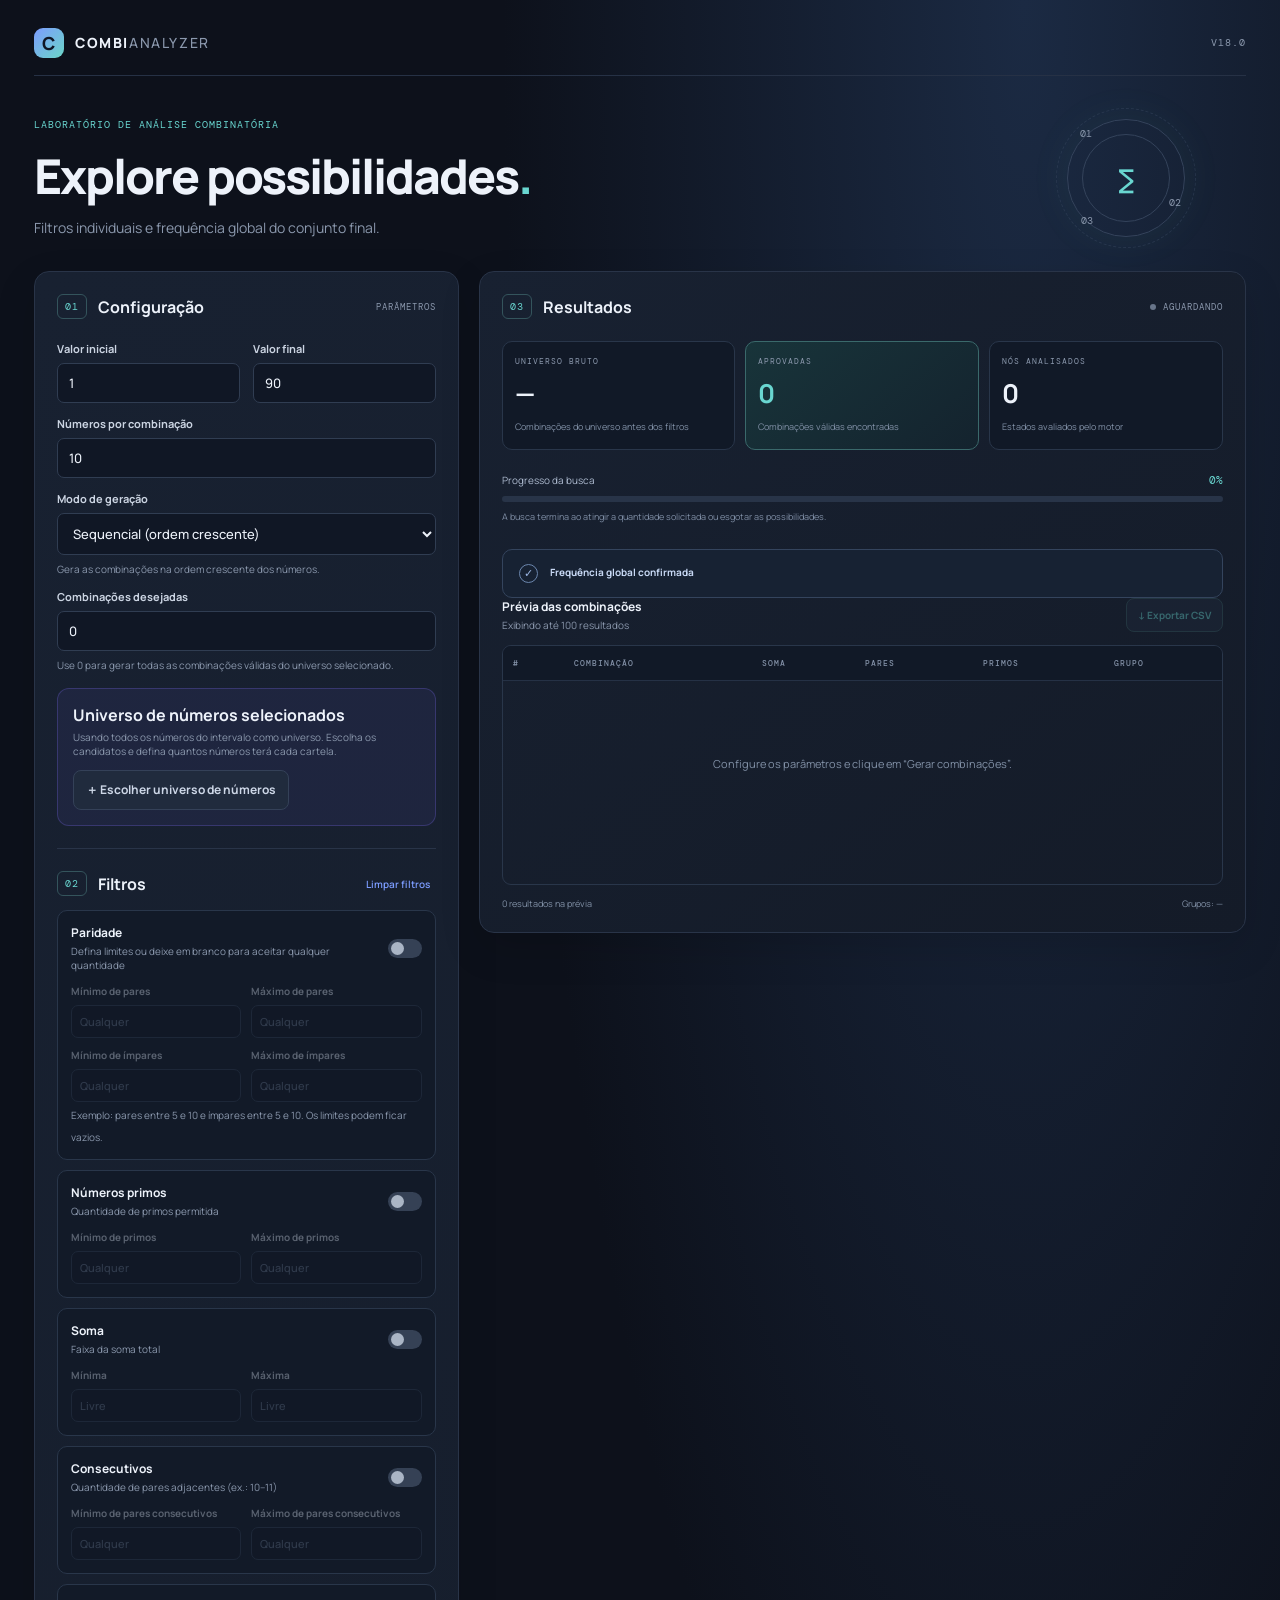
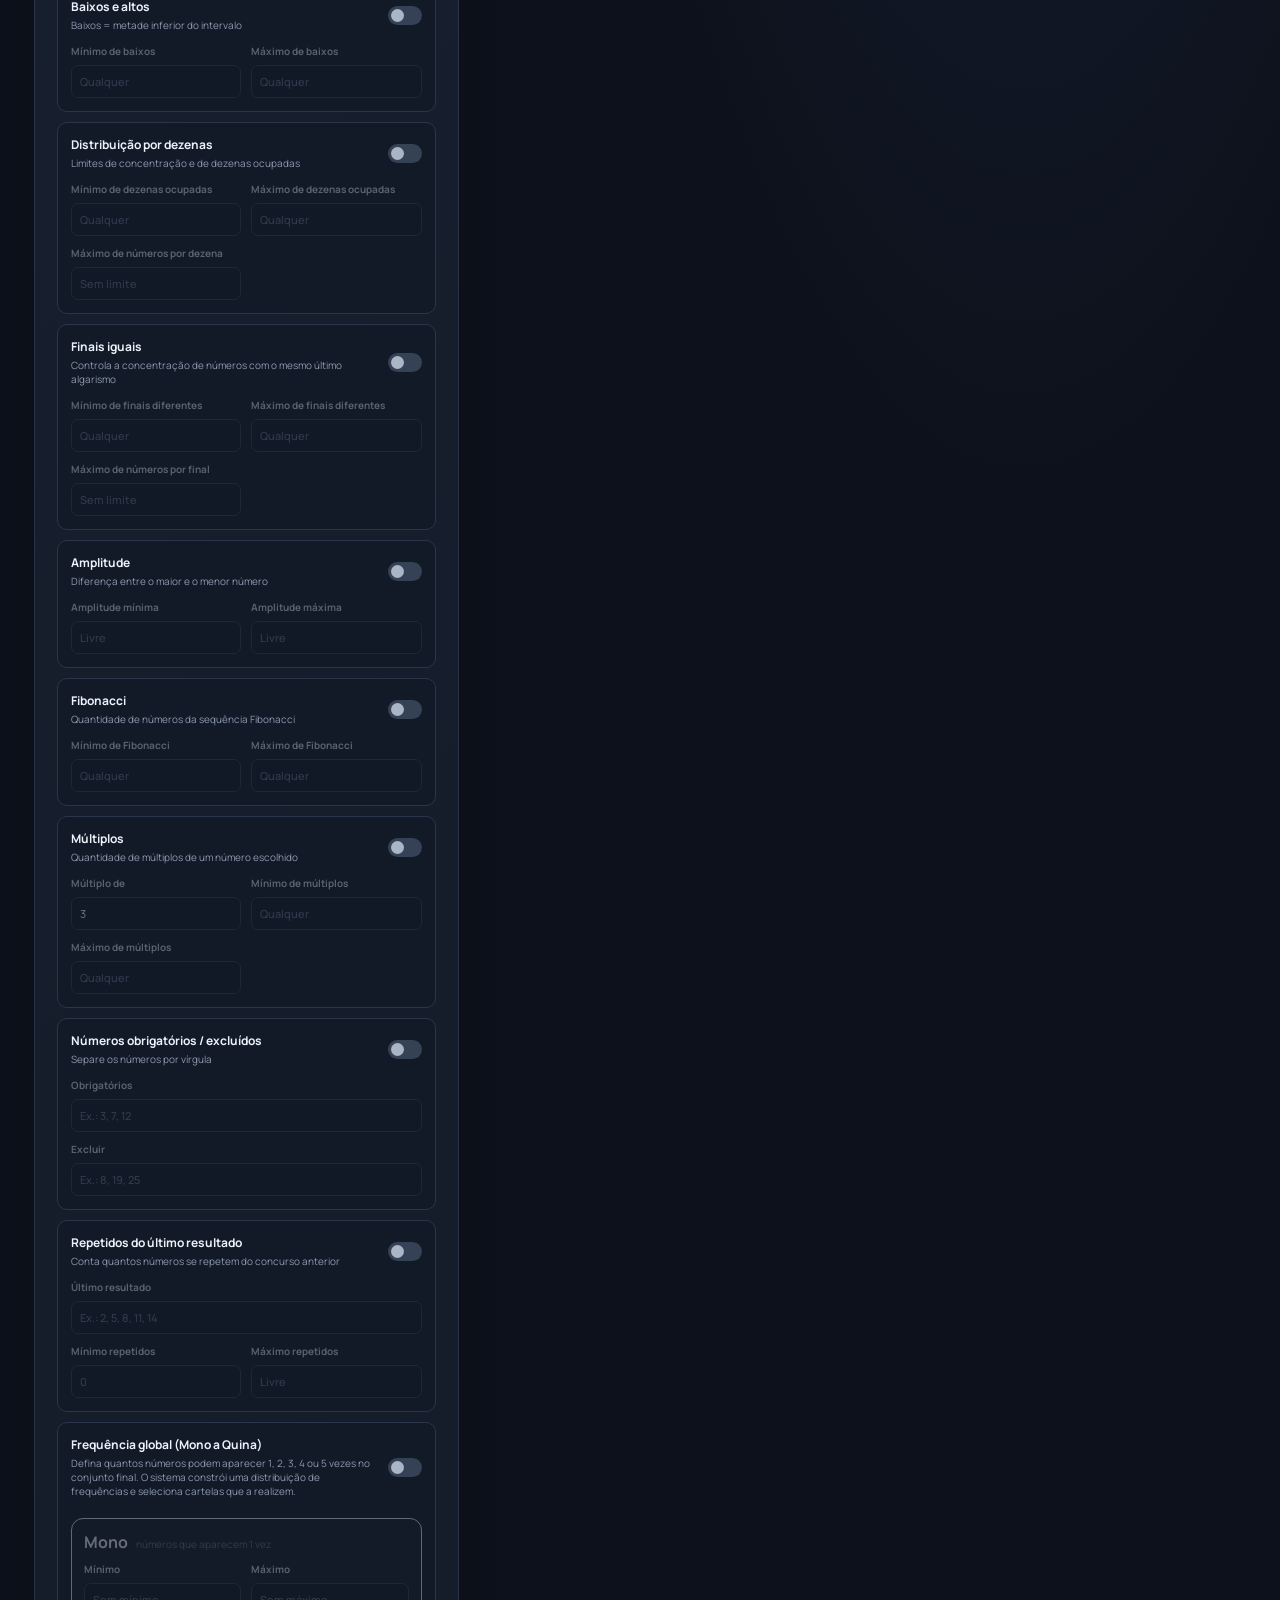
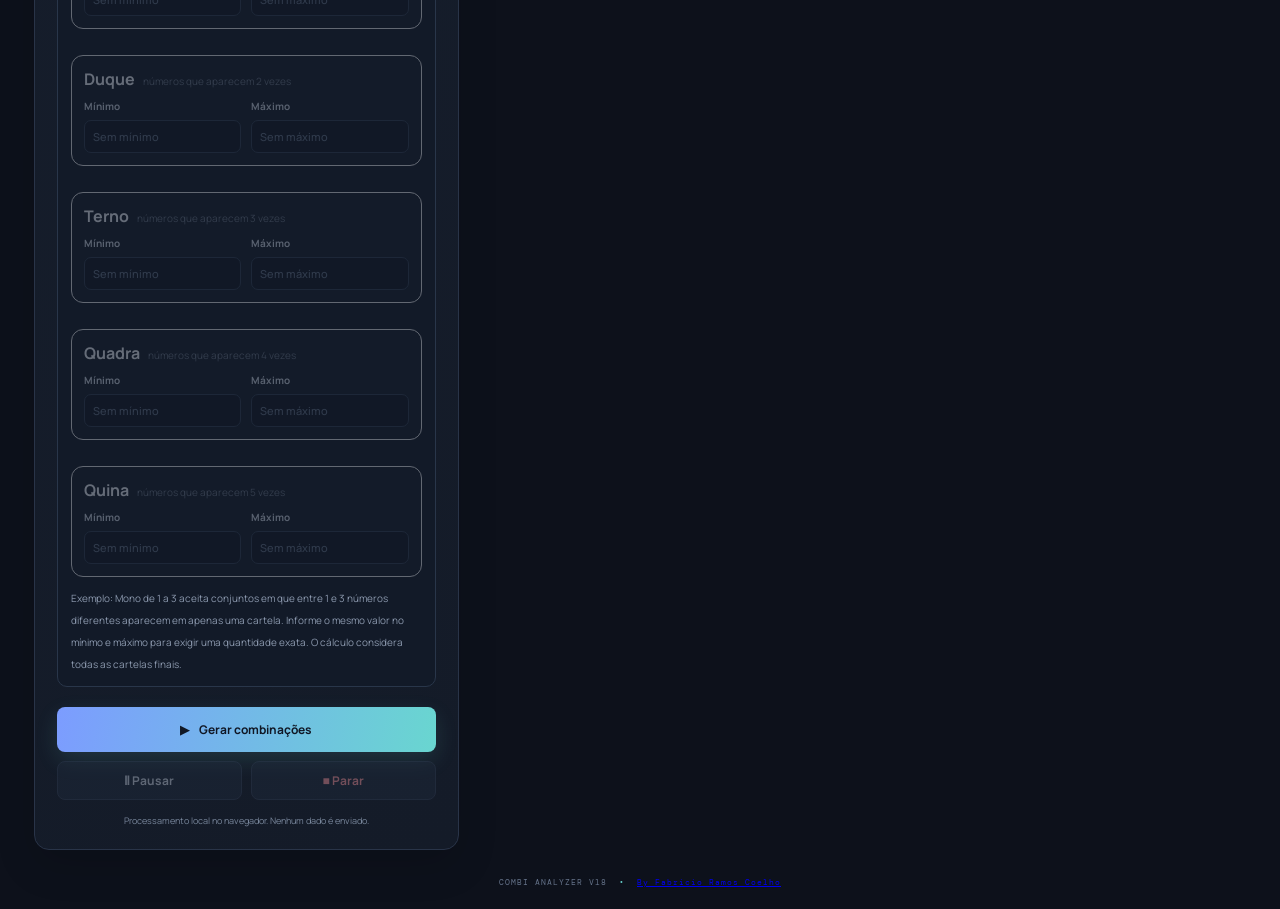
<file: index.html>
<!doctype html>
<html lang="pt-BR">
<head>
<meta charset="utf-8"><meta name="viewport" content="width=device-width,initial-scale=1"><meta name="theme-color" content="#101522">
<title>Combi Analyzer v18</title><link rel="stylesheet" href="style.css">
</head>
<body>
<main class="app-shell">
<header class="topbar"><a class="brand" href="#"><span class="brand-mark">C</span><span>COMBI<span class="brand-light">ANALYZER</span></span></a><span class="version">V18.0</span></header>
<section class="hero"><div><p class="eyebrow">LABORATÓRIO DE ANÁLISE COMBINATÓRIA</p><h1>Explore possibilidades<span>.</span></h1><p class="subtitle">Filtros individuais e frequência global do conjunto final.</p></div><div class="hero-orbit" aria-hidden="true"><span>01</span><span>02</span><span>03</span><b>∑</b></div></section>
<section class="workspace">
<aside class="panel config-panel">
<div class="panel-heading"><div><span class="step">01</span><h2>Configuração</h2></div><span class="heading-note">PARÂMETROS</span></div>
<div class="field-grid">
<label>Valor inicial<input id="minNumber" type="number" min="0" value="1"></label><label>Valor final<input id="maxNumber" type="number" min="1" value="90"></label>
<label class="wide">Números por combinação<input id="pickCount" type="number" min="1" value="10"></label>
<label class="wide">Modo de geração<select id="generationMode"><option value="sequential">Sequencial (ordem crescente)</option><option value="random">Aleatório (sem repetir cartelas)</option></select><small id="modeHelp">Gera as combinações na ordem crescente dos números.</small></label>
<label class="wide">Combinações desejadas<input id="targetCount" type="number" min="0" value="0"><small>Use 0 para gerar todas as combinações válidas do universo selecionado.</small></label>

</div>
<div class="number-pool-card">
  <div><strong>Universo de números selecionados</strong><small id="poolSummary">Selecione os números candidatos e escolha quantos números formarão cada cartela.</small></div>
  <button class="secondary-button" id="openPickerBtn" type="button">＋ Escolher universo de números</button>
  <button class="text-button" id="clearPoolBtn" type="button" hidden>Limpar seleção</button>
</div>
<div class="divider"></div><div class="panel-heading filters-heading"><div><span class="step">02</span><h2>Filtros</h2></div><button class="text-button" id="clearFilters" type="button">Limpar filtros</button></div>
<div class="filter-card"><div class="filter-title"><div><strong>Paridade</strong><small>Defina limites ou deixe em branco para aceitar qualquer quantidade</small></div><label class="switch"><input id="parityEnabled" type="checkbox"><span></span></label></div><div class="filter-options two-col"><label>Mínimo de pares<input id="evenMin" type="number" min="0" placeholder="Qualquer"></label><label>Máximo de pares<input id="evenMax" type="number" min="0" placeholder="Qualquer"></label><label>Mínimo de ímpares<input id="oddMin" type="number" min="0" placeholder="Qualquer"></label><label>Máximo de ímpares<input id="oddMax" type="number" min="0" placeholder="Qualquer"></label></div><small>Exemplo: pares entre 5 e 10 e ímpares entre 5 e 10. Os limites podem ficar vazios.</small></div>
<div class="filter-card"><div class="filter-title"><div><strong>Números primos</strong><small>Quantidade de primos permitida</small></div><label class="switch"><input id="primeEnabled" type="checkbox"><span></span></label></div><div class="filter-options two-col"><label>Mínimo de primos<input id="primeMin" type="number" min="0" placeholder="Qualquer"></label><label>Máximo de primos<input id="primeMax" type="number" min="0" placeholder="Qualquer"></label></div></div>
<div class="filter-card"><div class="filter-title"><div><strong>Soma</strong><small>Faixa da soma total</small></div><label class="switch"><input id="sumEnabled" type="checkbox"><span></span></label></div><div class="filter-options two-col"><label>Mínima<input id="sumMin" type="number" placeholder="Livre"></label><label>Máxima<input id="sumMax" type="number" placeholder="Livre"></label></div></div>
<div class="filter-card"><div class="filter-title"><div><strong>Consecutivos</strong><small>Quantidade de pares adjacentes (ex.: 10–11)</small></div><label class="switch"><input id="consecutiveEnabled" type="checkbox"><span></span></label></div><div class="filter-options two-col"><label>Mínimo de pares consecutivos<input id="minConsecutive" type="number" min="0" placeholder="Qualquer"></label><label>Máximo de pares consecutivos<input id="maxConsecutive" type="number" min="0" placeholder="Qualquer"></label></div></div>
<div class="filter-card"><div class="filter-title"><div><strong>Baixos e altos</strong><small>Baixos = metade inferior do intervalo</small></div><label class="switch"><input id="lowEnabled" type="checkbox"><span></span></label></div><div class="filter-options two-col"><label>Mínimo de baixos<input id="lowMin" type="number" min="0" placeholder="Qualquer"></label><label>Máximo de baixos<input id="lowMax" type="number" min="0" placeholder="Qualquer"></label></div></div>
<div class="filter-card"><div class="filter-title"><div><strong>Distribuição por dezenas</strong><small>Limites de concentração e de dezenas ocupadas</small></div><label class="switch"><input id="decadeEnabled" type="checkbox"><span></span></label></div><div class="filter-options two-col"><label>Mínimo de dezenas ocupadas<input id="minDecades" type="number" min="1" placeholder="Qualquer"></label><label>Máximo de dezenas ocupadas<input id="maxDecades" type="number" min="1" placeholder="Qualquer"></label><label>Máximo de números por dezena<input id="maxPerDecade" type="number" min="1" placeholder="Sem limite"></label></div></div>
<div class="filter-card"><div class="filter-title"><div><strong>Finais iguais</strong><small>Controla a concentração de números com o mesmo último algarismo</small></div><label class="switch"><input id="endingEnabled" type="checkbox"><span></span></label></div><div class="filter-options two-col"><label>Mínimo de finais diferentes<input id="minDistinctEndings" type="number" min="1" placeholder="Qualquer"></label><label>Máximo de finais diferentes<input id="maxDistinctEndings" type="number" min="1" placeholder="Qualquer"></label><label class="wide">Máximo de números por final<input id="maxPerEnding" type="number" min="1" placeholder="Sem limite"></label></div></div>
<div class="filter-card"><div class="filter-title"><div><strong>Amplitude</strong><small>Diferença entre o maior e o menor número</small></div><label class="switch"><input id="widthEnabled" type="checkbox"><span></span></label></div><div class="filter-options two-col"><label>Amplitude mínima<input id="widthMin" type="number" min="0" placeholder="Livre"></label><label>Amplitude máxima<input id="widthMax" type="number" min="0" placeholder="Livre"></label></div></div>
<div class="filter-card"><div class="filter-title"><div><strong>Fibonacci</strong><small>Quantidade de números da sequência Fibonacci</small></div><label class="switch"><input id="fibEnabled" type="checkbox"><span></span></label></div><div class="filter-options two-col"><label>Mínimo de Fibonacci<input id="fibMin" type="number" min="0" placeholder="Qualquer"></label><label>Máximo de Fibonacci<input id="fibMax" type="number" min="0" placeholder="Qualquer"></label></div></div>
<div class="filter-card"><div class="filter-title"><div><strong>Múltiplos</strong><small>Quantidade de múltiplos de um número escolhido</small></div><label class="switch"><input id="multipleEnabled" type="checkbox"><span></span></label></div><div class="filter-options two-col"><label>Múltiplo de<input id="multipleOf" type="number" min="2" value="3"></label><label>Mínimo de múltiplos<input id="multipleMin" type="number" min="0" placeholder="Qualquer"></label><label>Máximo de múltiplos<input id="multipleMax" type="number" min="0" placeholder="Qualquer"></label></div></div>
<div class="filter-card"><div class="filter-title"><div><strong>Números obrigatórios / excluídos</strong><small>Separe os números por vírgula</small></div><label class="switch"><input id="listsEnabled" type="checkbox"><span></span></label></div><div class="filter-options"><label>Obrigatórios<input id="includeNumbers" type="text" placeholder="Ex.: 3, 7, 12"></label><label>Excluir<input id="excludeNumbers" type="text" placeholder="Ex.: 8, 19, 25"></label></div></div>
<div class="filter-card"><div class="filter-title"><div><strong>Repetidos do último resultado</strong><small>Conta quantos números se repetem do concurso anterior</small></div><label class="switch"><input id="previousEnabled" type="checkbox"><span></span></label></div><div class="filter-options"><label>Último resultado<input id="previousNumbers" type="text" placeholder="Ex.: 2, 5, 8, 11, 14"></label><div class="two-col"><label>Mínimo repetidos<input id="repeatMin" type="number" min="0" placeholder="0"></label><label>Máximo repetidos<input id="repeatMax" type="number" min="0" placeholder="Livre"></label></div></div></div>
<div class="filter-card frequency-card"><div class="filter-title"><div><strong>Frequência global (Mono a Quina)</strong><small>Defina quantos números podem aparecer 1, 2, 3, 4 ou 5 vezes no conjunto final. O sistema constrói uma distribuição de frequências e seleciona cartelas que a realizem.</small></div><label class="switch"><input id="frequencyEnabled" type="checkbox"><span></span></label></div><div class="filter-options"><div class="frequency-range"><strong>Mono <small>números que aparecem 1 vez</small></strong><div class="two-col"><label>Mínimo<input id="monoMin" type="number" min="0" step="1" placeholder="Sem mínimo"></label><label>Máximo<input id="monoMax" type="number" min="0" step="1" placeholder="Sem máximo"></label></div></div><div class="frequency-range"><strong>Duque <small>números que aparecem 2 vezes</small></strong><div class="two-col"><label>Mínimo<input id="duqueMin" type="number" min="0" step="1" placeholder="Sem mínimo"></label><label>Máximo<input id="duqueMax" type="number" min="0" step="1" placeholder="Sem máximo"></label></div></div><div class="frequency-range"><strong>Terno <small>números que aparecem 3 vezes</small></strong><div class="two-col"><label>Mínimo<input id="ternoMin" type="number" min="0" step="1" placeholder="Sem mínimo"></label><label>Máximo<input id="ternoMax" type="number" min="0" step="1" placeholder="Sem máximo"></label></div></div><div class="frequency-range"><strong>Quadra <small>números que aparecem 4 vezes</small></strong><div class="two-col"><label>Mínimo<input id="quadraMin" type="number" min="0" step="1" placeholder="Sem mínimo"></label><label>Máximo<input id="quadraMax" type="number" min="0" step="1" placeholder="Sem máximo"></label></div></div><div class="frequency-range"><strong>Quina <small>números que aparecem 5 vezes</small></strong><div class="two-col"><label>Mínimo<input id="quinaMin" type="number" min="0" step="1" placeholder="Sem mínimo"></label><label>Máximo<input id="quinaMax" type="number" min="0" step="1" placeholder="Sem máximo"></label></div></div></div><small>Exemplo: Mono de 1 a 3 aceita conjuntos em que entre 1 e 3 números diferentes aparecem em apenas uma cartela. Informe o mesmo valor no mínimo e máximo para exigir uma quantidade exata. O cálculo considera todas as cartelas finais.</small></div>
<button class="primary-button" id="generateBtn"><span>▶</span> Gerar combinações</button><div class="action-row"><button class="secondary-button" id="pauseBtn" disabled>Ⅱ Pausar</button><button class="secondary-button danger-button" id="stopBtn" disabled>■ Parar</button></div><p class="privacy-note">Processamento local no navegador. Nenhum dado é enviado.</p>
</aside>
<div class="results-column"><section class="panel results-panel"><div class="panel-heading"><div><span class="step">03</span><h2>Resultados</h2></div><span class="live-status" id="status"><i></i> AGUARDANDO</span></div>
<div class="stats-grid"><div class="stat-card"><small>UNIVERSO BRUTO</small><strong id="totalPossible">—</strong><span>Combinações do universo antes dos filtros</span></div><div class="stat-card accent-stat"><small>APROVADAS</small><strong id="totalFound">0</strong><span>Combinações válidas encontradas</span></div><div class="stat-card"><small>NÓS ANALISADOS</small><strong id="totalProcessed">0</strong><span>Estados avaliados pelo motor</span></div></div>
<div class="progress-section"><div class="progress-label"><span>Progresso da busca</span><strong id="progressText">0%</strong></div><div class="progress-track"><div class="progress-fill" id="progressFill"></div></div><small id="progressNote">A busca termina ao atingir a quantidade solicitada ou esgotar as possibilidades.</small></div>
<div id="frequencySummary" class="notice neutral" hidden><span class="notice-icon">✓</span><p><strong>Frequência global confirmada</strong><br><span id="frequencySummaryText"></span></p></div><div class="results-toolbar"><div><strong>Prévia das combinações</strong><small>Exibindo até 100 resultados</small></div><button class="secondary-button export-button" id="exportBtn" disabled>↓ Exportar CSV</button></div>
<div class="table-wrap"><table><thead><tr><th>#</th><th>COMBINAÇÃO</th><th>SOMA</th><th>PARES</th><th>PRIMOS</th><th>GRUPO</th></tr></thead><tbody id="resultsBody"><tr class="empty-row"><td colspan="6">Configure os parâmetros e clique em “Gerar combinações”.</td></tr></tbody></table></div><div class="results-footer"><span id="previewCount">0 resultados na prévia</span><span id="groupInfo">Grupos: —</span></div></section>
</div></section>
<footer>COMBI ANALYZER V18 <span>•</span> <a href="https://github.com/FabricioRamosOficial" target="_blank">By Fabricio Ramos Coelho</a></footer>
</main><script src="script.js"></script>
</body></html>
</file>
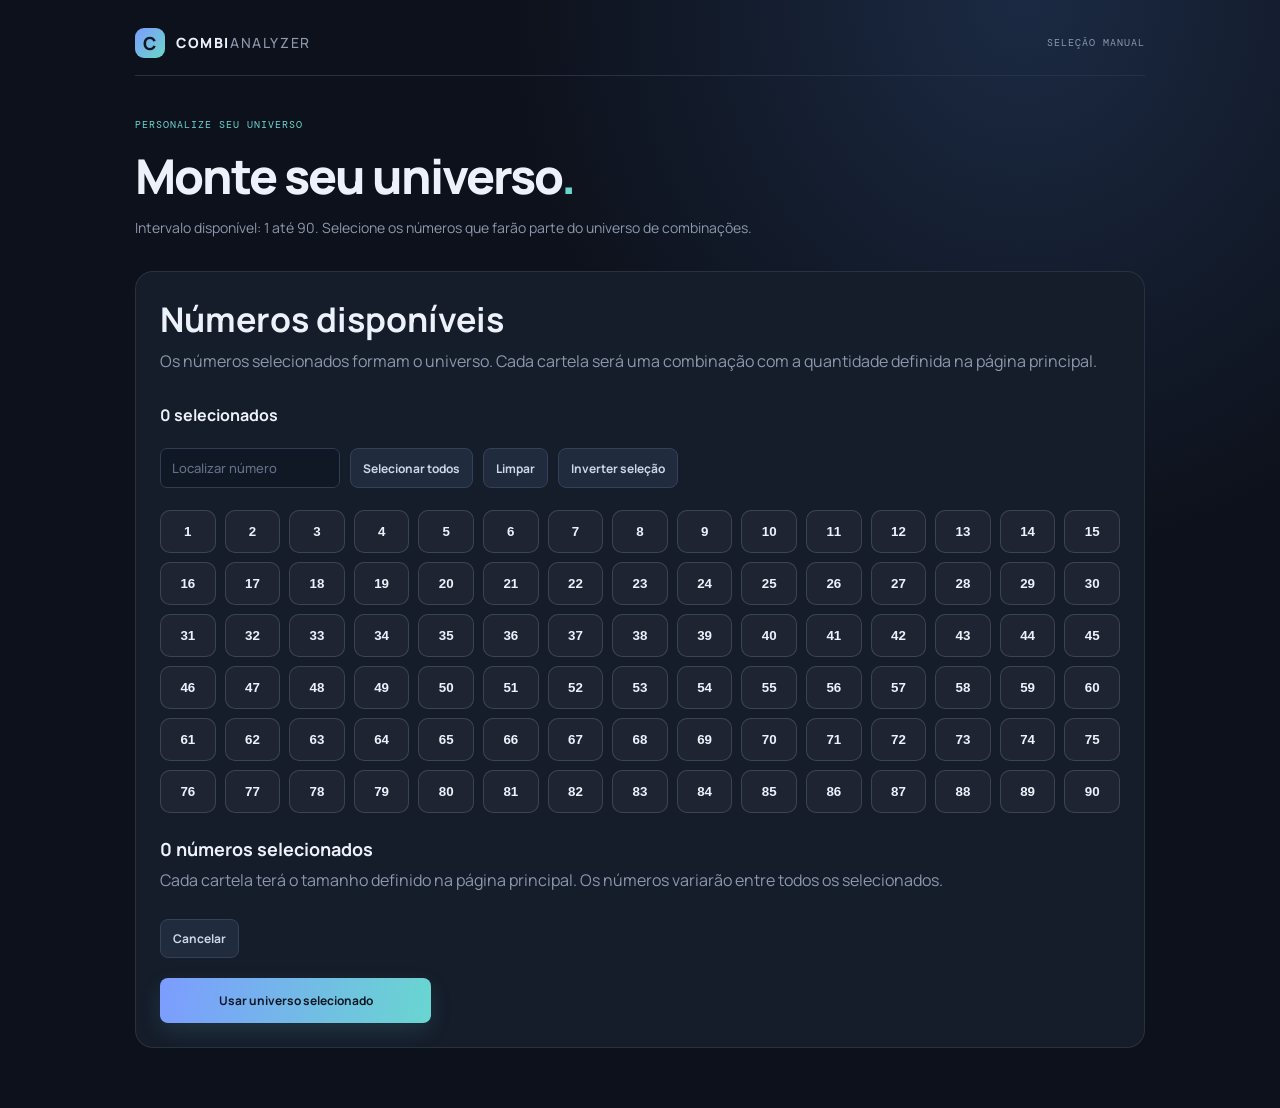
<file: selecionar.html>
<!doctype html>
<html lang="pt-BR">
<head>
<meta charset="utf-8"><meta name="viewport" content="width=device-width,initial-scale=1"><meta name="theme-color" content="#101522">
<title>Selecionar números • Combi Analyzer</title><link rel="stylesheet" href="style.css">
<style>
.picker-shell{max-width:1050px;margin:0 auto;padding:28px 20px 60px}.picker-panel{background:var(--panel,#171f30);border:1px solid rgba(255,255,255,.09);border-radius:18px;padding:24px}.picker-head{display:flex;justify-content:space-between;align-items:center;gap:16px;flex-wrap:wrap}.picker-head h1{margin:0;font-size:clamp(24px,4vw,34px)}.picker-tools{display:flex;gap:10px;flex-wrap:wrap;margin:22px 0}.picker-tools input{max-width:180px}.number-grid{display:grid;grid-template-columns:repeat(auto-fill,minmax(54px,1fr));gap:9px}.pick-number{border:1px solid rgba(255,255,255,.14);background:rgba(255,255,255,.04);color:inherit;border-radius:10px;padding:13px 4px;font-weight:700;cursor:pointer}.pick-number.selected{background:#7765e8;border-color:#9b8eff;color:white}.picker-footer{display:flex;justify-content:space-between;align-items:center;gap:12px;flex-wrap:wrap;margin-top:24px}.picker-footer strong{font-size:18px}.picker-help{color:var(--muted,#aab2c5);margin-top:8px}.picker-actions{display:flex;gap:10px;flex-wrap:wrap}
</style>
</head><body>
<main class="picker-shell"><header class="topbar"><a class="brand" href="index.html"><span class="brand-mark">C</span><span>COMBI<span class="brand-light">ANALYZER</span></span></a><span class="version">SELEÇÃO MANUAL</span></header>
<section class="hero"><div><p class="eyebrow">PERSONALIZE SEU UNIVERSO</p><h1>Monte seu universo<span>.</span></h1><p class="subtitle" id="rangeText">Marque os números que poderão participar das combinações.</p></div></section>
<section class="picker-panel"><div class="picker-head"><div><h1>Números disponíveis</h1><p class="picker-help">Os números selecionados formam o universo. Cada cartela será uma combinação com a quantidade definida na página principal.</p></div><strong id="selectedCount">0 selecionados</strong></div>
<div class="picker-tools"><input id="searchNumber" type="number" min="0" placeholder="Localizar número"><button class="secondary-button" id="selectAll" type="button">Selecionar todos</button><button class="secondary-button" id="selectNone" type="button">Limpar</button><button class="secondary-button" id="invert" type="button">Inverter seleção</button></div>
<div class="number-grid" id="numberGrid"></div>
<div class="picker-footer"><div><strong id="footerCount">0 números selecionados</strong><p class="picker-help">Cada cartela terá o tamanho definido na página principal. Os números variarão entre todos os selecionados.</p></div><div class="picker-actions"><button class="secondary-button" id="cancel" type="button">Cancelar</button><button class="primary-button" id="confirm" type="button">Usar universo selecionado</button></div></div>
</section></main>
<script>
const params=new URLSearchParams(location.search);const min=Math.max(0,Number(params.get('min')??1));const max=Math.max(min,Math.min(100000,Number(params.get('max')??90)));const POOL_KEY='combiAnalyzerCandidatePoolV13';let saved=[];try{saved=JSON.parse(localStorage.getItem(POOL_KEY))||[];}catch{}const chosen=new Set(saved.filter(n=>Number.isInteger(n)&&n>=min&&n<=max));
const grid=document.getElementById('numberGrid');const count=document.getElementById('selectedCount');const footer=document.getElementById('footerCount');
document.getElementById('rangeText').textContent=`Intervalo disponível: ${min} até ${max}. Selecione os números que farão parte do universo de combinações.`;
function update(){count.textContent=`${chosen.size} selecionados`;footer.textContent=`${chosen.size} números selecionados`;grid.querySelectorAll('button').forEach(b=>b.classList.toggle('selected',chosen.has(Number(b.dataset.n))));}
for(let n=min;n<=max;n++){const b=document.createElement('button');b.type='button';b.className='pick-number';b.textContent=n;b.dataset.n=n;b.addEventListener('click',()=>{chosen.has(n)?chosen.delete(n):chosen.add(n);update();});grid.appendChild(b);}
document.getElementById('selectAll').onclick=()=>{for(let n=min;n<=max;n++)chosen.add(n);update();};
document.getElementById('selectNone').onclick=()=>{chosen.clear();update();};
document.getElementById('invert').onclick=()=>{for(let n=min;n<=max;n++)chosen.has(n)?chosen.delete(n):chosen.add(n);update();};
document.getElementById('searchNumber').addEventListener('input',e=>{const n=Number(e.target.value);const b=grid.querySelector(`[data-n="${n}"]`);if(b){b.scrollIntoView({behavior:'smooth',block:'center'});b.focus();}});
document.getElementById('cancel').onclick=()=>window.close();
update();
document.getElementById('confirm').onclick=()=>{if(!chosen.size){alert('Selecione pelo menos um número.');return;}const numbers=[...chosen].sort((a,b)=>a-b);localStorage.setItem(POOL_KEY,JSON.stringify(numbers));if(window.opener&&!window.opener.closed){window.opener.postMessage({type:'combi-candidate-numbers',numbers},location.origin);window.close();}else{alert('Seleção guardada. Volte à aba principal e atualize a página.');}};
</script></body></html>
</file>
<file: style.css>
@import url('https://fonts.googleapis.com/css2?family=DM+Mono:wght@400;500&family=Manrope:wght@400;500;600;700;800&display=swap');
:root{--bg:#0d111b;--panel:#151c2a;--panel2:#1b2434;--line:#293448;--text:#edf2fa;--muted:#8b98ad;--blue:#7c9cff;--cyan:#69d6d0;--green:#6bd6a5;--danger:#ff7d89}*{box-sizing:border-box}body{margin:0;background:radial-gradient(ellipse at 80% 0%,#1b2a43 0,transparent 36%),var(--bg);color:var(--text);font-family:Manrope,Arial,sans-serif;min-height:100vh}.app-shell{max-width:1320px;margin:auto;padding:28px 34px 22px}.topbar{height:48px;display:flex;align-items:center;justify-content:space-between;border-bottom:1px solid #263145;padding-bottom:18px}.brand{display:flex;align-items:center;gap:11px;color:var(--text);text-decoration:none;font-size:14px;font-weight:800;letter-spacing:1.6px}.brand-light{font-weight:500;color:var(--muted)}.brand-mark{width:30px;height:30px;border-radius:9px;display:grid;place-items:center;background:linear-gradient(135deg,#7c9cff,#6bd6c7);color:#101725;font-size:18px}.version,.eyebrow,.heading-note,.step,.live-status,.stat-card small,th,footer{font-family:'DM Mono',monospace;letter-spacing:1px}.version{font-size:10px;color:var(--muted)}.hero{display:flex;align-items:center;justify-content:space-between;padding:42px 0 34px;overflow:hidden}.eyebrow{color:var(--cyan);font-size:10px;margin:0 0 12px}.hero h1{font-size:clamp(30px,4vw,48px);letter-spacing:-2px;margin:0;font-weight:800}.hero h1 span{color:var(--cyan)}.subtitle{color:var(--muted);font-size:14px;margin:10px 0 0}.hero-orbit{width:118px;height:118px;border:1px solid #34435b;border-radius:50%;position:relative;display:grid;place-items:center;color:var(--cyan);margin-right:5%;box-shadow:0 0 45px #6bd6a511}.hero-orbit:before,.hero-orbit:after{content:"";position:absolute;border:1px solid #34435b;border-radius:50%;inset:14px}.hero-orbit:after{inset:-12px;border-style:dashed;opacity:.55}.hero-orbit b{font-size:34px;font-weight:500}.hero-orbit span{position:absolute;font:10px 'DM Mono';color:var(--muted)}.hero-orbit span:first-child{top:7px;left:12px}.hero-orbit span:nth-child(2){right:3px;bottom:27px}.hero-orbit span:nth-child(3){left:13px;bottom:9px}.workspace{display:grid;grid-template-columns:minmax(330px,.83fr) minmax(0,1.5fr);gap:20px;align-items:start}.panel{background:linear-gradient(145deg,#182131,#141b28);border:1px solid var(--line);border-radius:15px;box-shadow:0 15px 40px #0002}.config-panel,.results-panel{padding:22px}.panel-heading{display:flex;align-items:center;justify-content:space-between;margin-bottom:22px}.panel-heading>div{display:flex;align-items:center;gap:11px}.panel-heading h2{font-size:16px;margin:0;font-weight:700}.step{font-size:10px;color:var(--cyan);border:1px solid #34545c;border-radius:6px;padding:5px 7px}.heading-note{font-size:9px;color:var(--muted)}.field-grid{display:grid;grid-template-columns:1fr 1fr;gap:13px}.field-grid label,.filter-options label{display:flex;flex-direction:column;gap:7px;color:#cbd4e2;font-size:11px;font-weight:700}.field-grid .wide{grid-column:1/-1}input,select{width:100%;background:#101725;border:1px solid #303d52;border-radius:7px;color:var(--text);padding:10px 11px;font:500 13px Manrope;outline:none;min-width:0}input:focus,select:focus{border-color:var(--blue);box-shadow:0 0 0 3px #7c9cff18}input::placeholder{color:#637188}small{font-size:10px;color:var(--muted);font-weight:400}.divider{height:1px;background:var(--line);margin:22px 0}.filters-heading{margin-bottom:14px}.text-button{border:0;background:none;color:var(--blue);font:600 10px Manrope;cursor:pointer}.filter-card{border:1px solid #29364a;background:#121a28;border-radius:10px;padding:13px;margin-bottom:10px}.filter-title{display:flex;align-items:center;justify-content:space-between;gap:12px}.filter-title strong{display:block;font-size:12px}.filter-title small{display:block;margin-top:3px}.filter-options{display:grid;grid-template-columns:1fr;gap:10px;margin-top:12px}.filter-options.two-col{grid-template-columns:1fr 1fr}.filter-options label{font-size:10px}.filter-options select,.filter-options input{padding:8px;font-size:11px}.switch{position:relative;display:inline-flex;flex-shrink:0}.switch input{position:absolute;opacity:0;width:1px;height:1px}.switch span{width:34px;height:19px;border-radius:20px;background:#354155;cursor:pointer;transition:.2s;position:relative}.switch span:after{content:"";position:absolute;width:13px;height:13px;border-radius:50%;background:#aab5c5;left:3px;top:3px;transition:.2s}.switch input:checked+span{background:#4e9e99}.switch input:checked+span:after{transform:translateX(15px);background:#fff}.filter-card:not(:has(.switch input:checked)) .filter-options{opacity:.38;pointer-events:none}.primary-button,.secondary-button{border:0;border-radius:8px;font:700 12px Manrope;cursor:pointer;transition:.2s}.primary-button{width:100%;padding:14px;background:linear-gradient(100deg,#7c9cff,#69d6d0);color:#101725;margin-top:10px;box-shadow:0 8px 22px #69d6d022}.primary-button:hover{filter:brightness(1.08);transform:translateY(-1px)}.primary-button span{margin-right:8px}.action-row{display:grid;grid-template-columns:1fr 1fr;gap:9px;margin-top:9px}.secondary-button{padding:10px 12px;background:#202b3d;color:#cdd7e7;border:1px solid #344158}.secondary-button:hover:not(:disabled){background:#2a3850}.secondary-button:disabled{opacity:.4;cursor:not-allowed}.danger-button{color:#ff9aa4}.privacy-note{text-align:center;font-size:9px;color:#78869b;margin:14px 0 0}.live-status{font-size:9px;color:var(--muted);display:flex;align-items:center;gap:7px}.live-status i{width:6px;height:6px;background:#68758a;border-radius:50%}.live-status.running i{background:var(--green);box-shadow:0 0 8px var(--green)}.live-status.paused i{background:#f0bd69}.stats-grid{display:grid;grid-template-columns:repeat(3,1fr);gap:10px}.stat-card{background:#111927;border:1px solid #29364a;border-radius:10px;padding:14px 12px;min-width:0}.stat-card small{display:block;font-size:8px;color:var(--muted);white-space:nowrap}.stat-card strong{display:block;font-size:clamp(18px,2.2vw,26px);letter-spacing:-1px;margin:9px 0 2px;overflow:hidden;text-overflow:ellipsis}.stat-card span{font-size:9px;color:#8190a6}.accent-stat{border-color:#3a696b;background:linear-gradient(140deg,#18343a,#14232e)}.accent-stat strong{color:var(--cyan)}.progress-section{margin:23px 0 25px}.progress-label{display:flex;justify-content:space-between;font-size:10px;color:#aebbd0;margin-bottom:9px}.progress-label strong{font:11px 'DM Mono';color:var(--cyan)}.progress-track{height:6px;background:#283448;border-radius:10px;overflow:hidden}.progress-fill{height:100%;width:0;background:linear-gradient(90deg,#7c9cff,#69d6d0);border-radius:10px;transition:width .15s}.results-toolbar{display:flex;justify-content:space-between;align-items:center;gap:10px;margin-bottom:13px}.results-toolbar strong{display:block;font-size:12px}.results-toolbar small{display:block;margin-top:3px}.export-button{font-size:10px;padding:9px 11px;color:var(--cyan);border-color:#365b60}.table-wrap{overflow:auto;border:1px solid #29364a;border-radius:9px;min-height:240px;max-height:510px}table{border-collapse:collapse;width:100%;min-width:510px;text-align:left}th{font-size:8px;color:#8492a8;font-weight:500;background:#111927;padding:12px 10px;position:sticky;top:0}td{font:11px 'DM Mono';padding:10px;border-top:1px solid #253145;color:#d7e0ed}td:first-child{color:#7e8da4}.number-pills{display:flex;gap:5px;flex-wrap:wrap}.number-pill{width:25px;height:25px;display:grid;place-items:center;background:#263750;border:1px solid #3c526f;border-radius:50%;color:#cfe0ff;font:10px 'DM Mono'}.empty-row td{text-align:center;color:#8190a6;padding:75px 15px;font:11px Manrope}.results-footer{display:flex;justify-content:space-between;color:#8190a6;font-size:9px;padding-top:12px}.notice{display:flex;gap:12px;padding:14px 16px;margin-top:14px;border:1px solid #4a4938;background:#28271f;border-radius:10px;color:#c5c0a8}.notice-icon{width:19px;height:19px;display:grid;place-items:center;flex-shrink:0;border:1px solid #8e8455;border-radius:50%;font:11px Georgia;color:#e3d18a}.notice p{font-size:10px;line-height:1.65;margin:0}.notice strong{color:#e8d99c}footer{text-align:center;color:#65738a;font-size:8px;padding-top:27px}footer span{color:var(--cyan);padding:0 6px}
@media(max-width:900px){.workspace{grid-template-columns:1fr}.results-column{min-width:0}.hero-orbit{margin-right:4%}}@media(max-width:560px){.app-shell{padding:18px 14px}.hero{padding:32px 0 26px}.hero-orbit{width:76px;height:76px;margin-right:5px}.hero-orbit b{font-size:25px}.hero-orbit:before{inset:9px}.hero-orbit:after{inset:-7px}.hero-orbit span{font-size:8px}.config-panel,.results-panel{padding:16px}.stats-grid{gap:6px}.stat-card{padding:11px 8px}.stat-card small{font-size:7px;white-space:normal;min-height:18px}.stat-card strong{font-size:19px}.results-toolbar{align-items:flex-start}.version{font-size:8px}}
.filter-options .two-col{display:grid;grid-template-columns:1fr 1fr;gap:10px}.filter-options>label{min-width:0}.filter-options input[type=text]{text-transform:none}.neutral{border-color:#34445d;background:#172233;color:#aebbd0}.neutral .notice-icon{border-color:#6b86ad;color:#9eb9e6}.neutral strong{color:#c8d9f5}#progressNote{display:block;margin-top:8px;color:#7f8ea5;font-size:9px;line-height:1.5}.filter-card .filter-options .two-col{margin-top:0}

.number-pool-card{display:flex;align-items:center;justify-content:space-between;gap:12px;flex-wrap:wrap;padding:15px;margin:16px 0;background:rgba(119,101,232,.08);border:1px solid rgba(119,101,232,.28);border-radius:12px}.number-pool-card>div{display:flex;flex-direction:column;gap:4px}.number-pool-card small{color:var(--muted,#aab2c5)}.number-pool-card [hidden]{display:none!important}

/* V17 — campos de intervalo da frequência global */
.frequency-range{padding:12px;border:1px solid var(--border, #e5e7eb);border-radius:12px;margin:8px 0;background:rgba(127,127,127,.035)}
.frequency-range>strong{display:block;margin-bottom:9px}
.frequency-range>strong small{display:inline;font-weight:400;opacity:.7;margin-left:5px}
.frequency-range .two-col{gap:10px}
</file>
